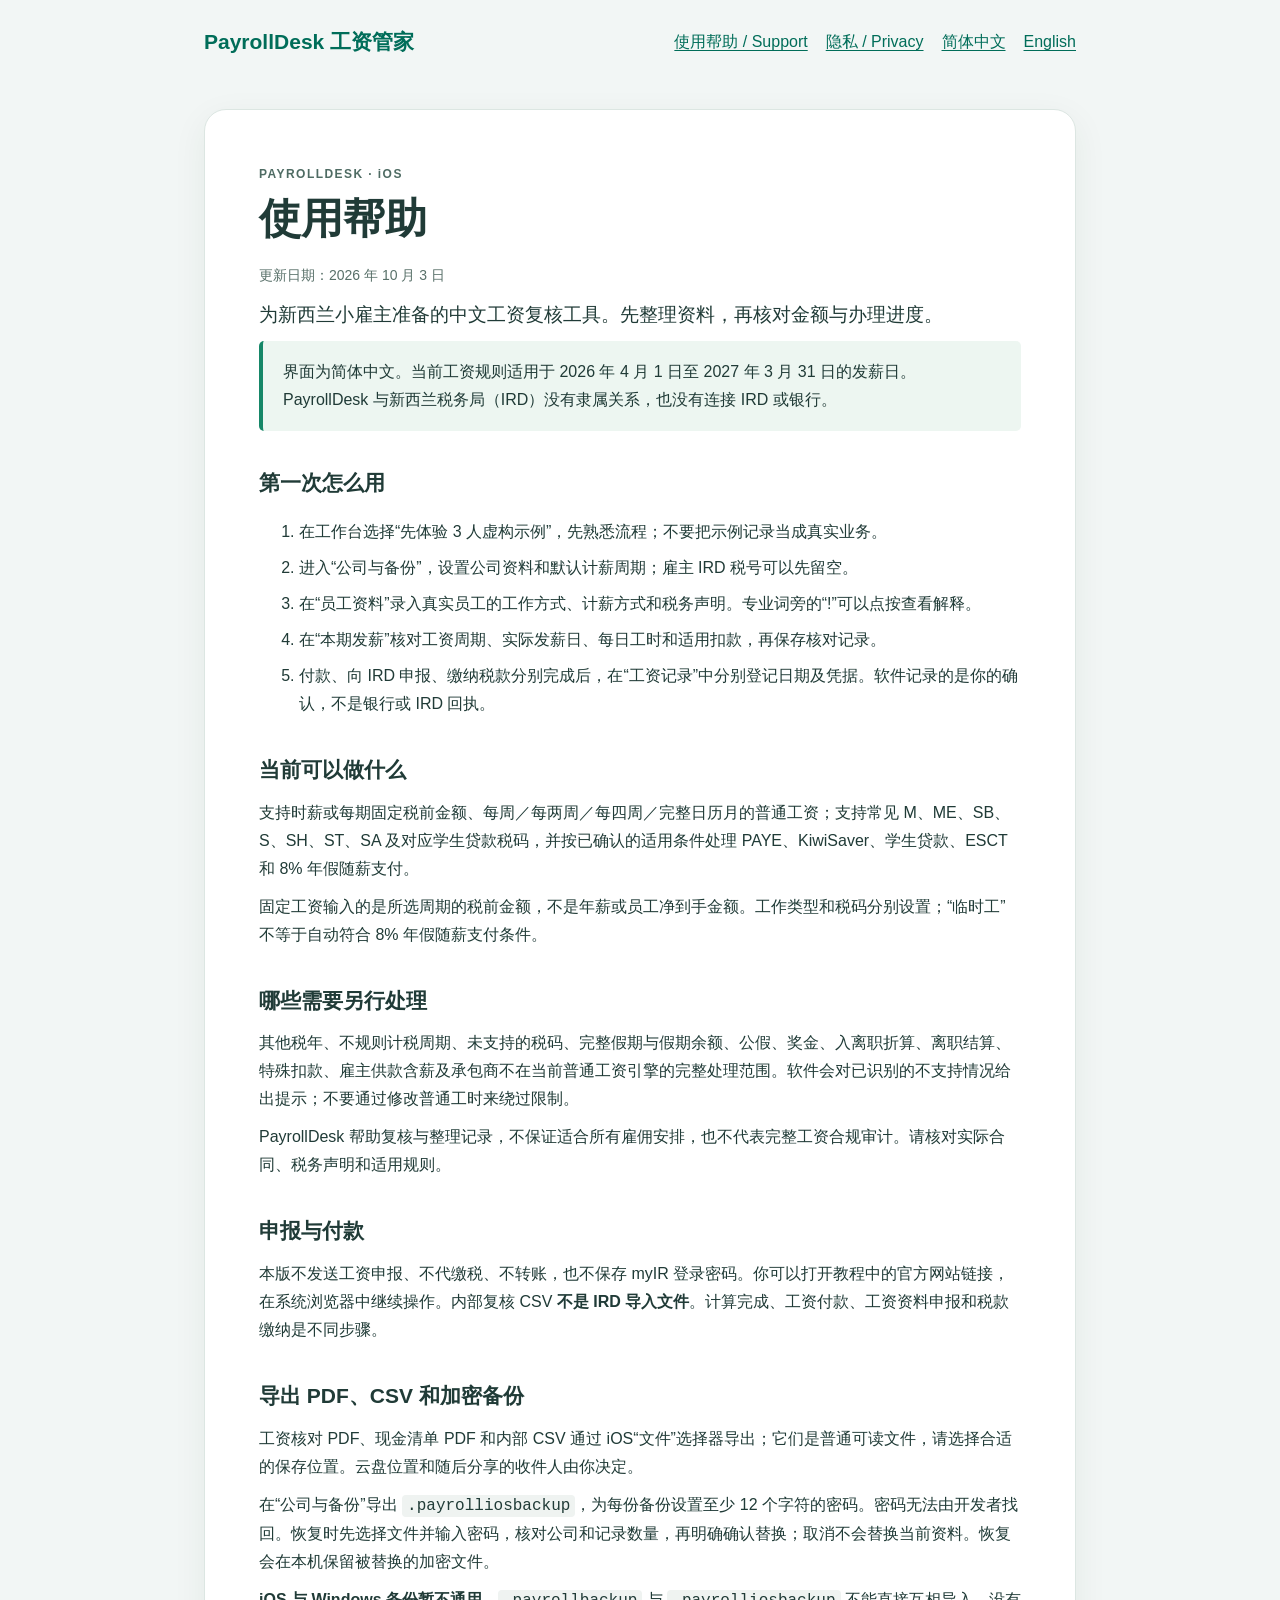
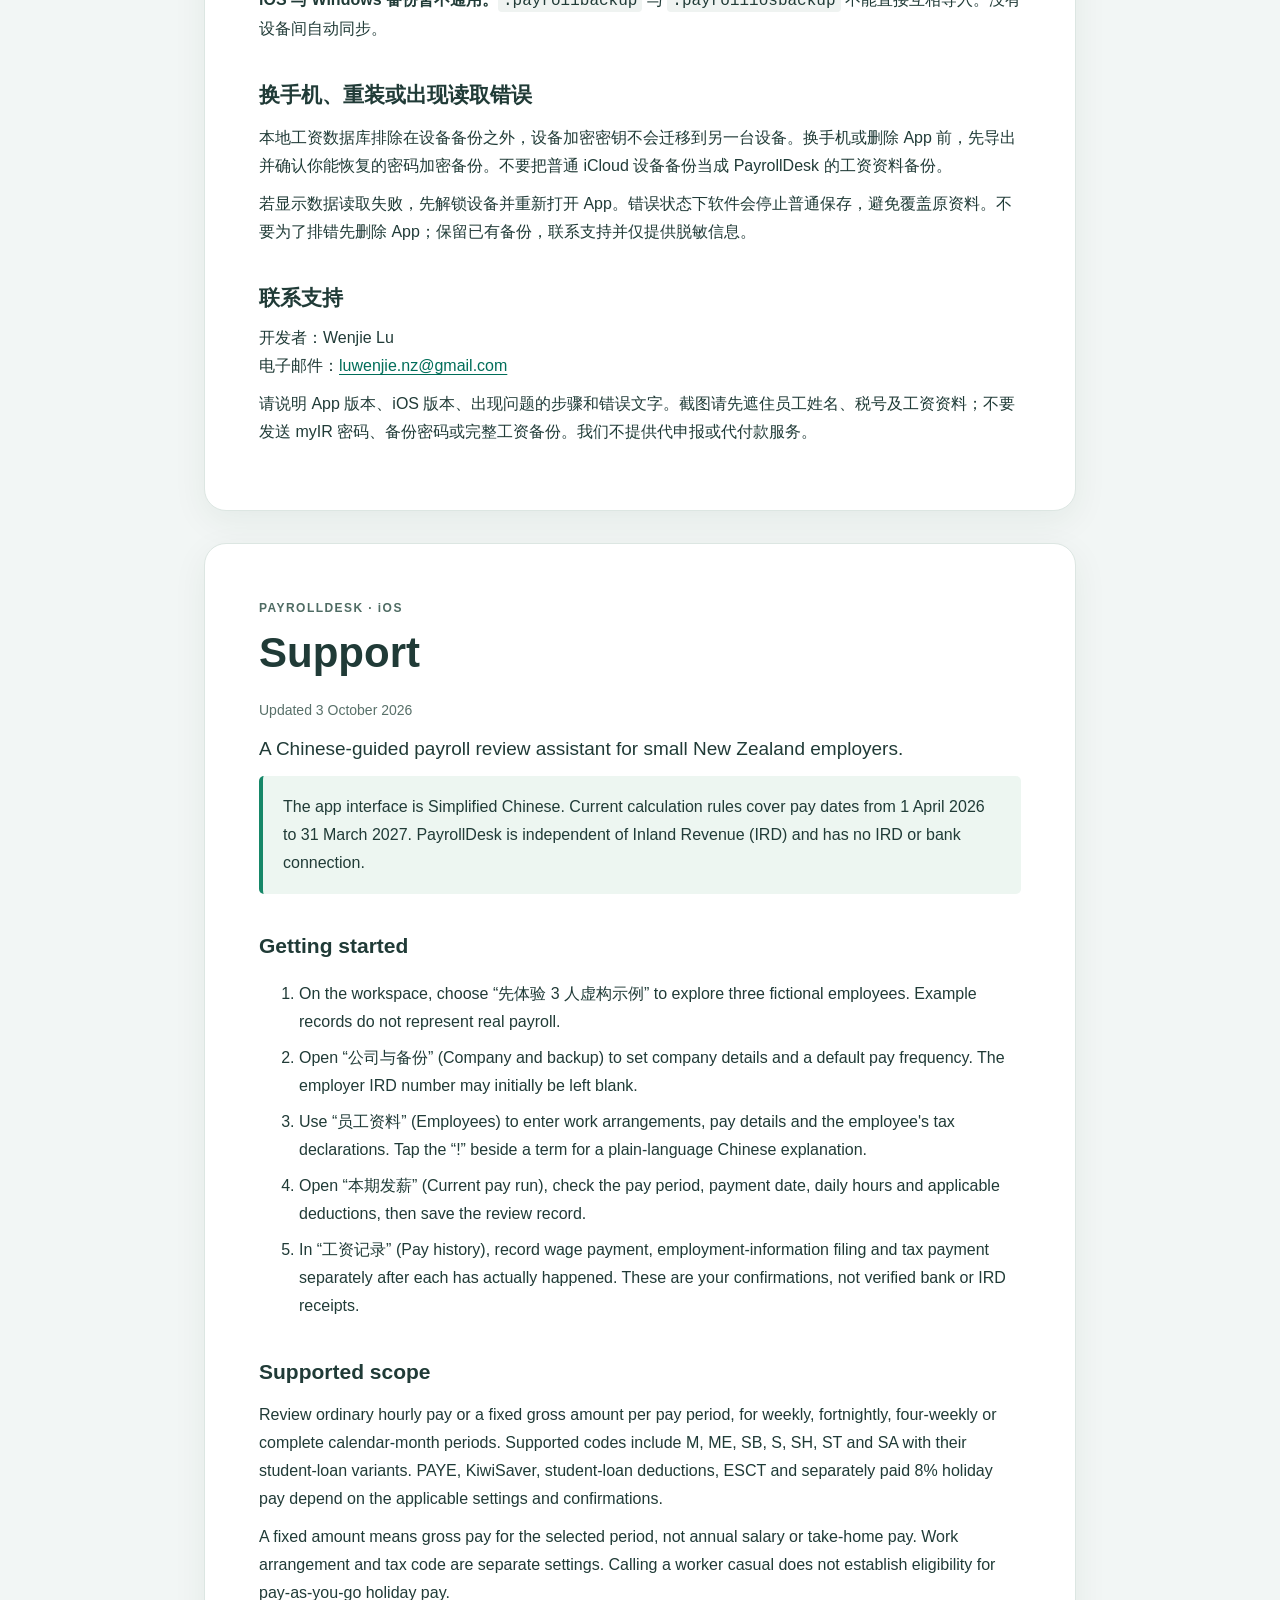
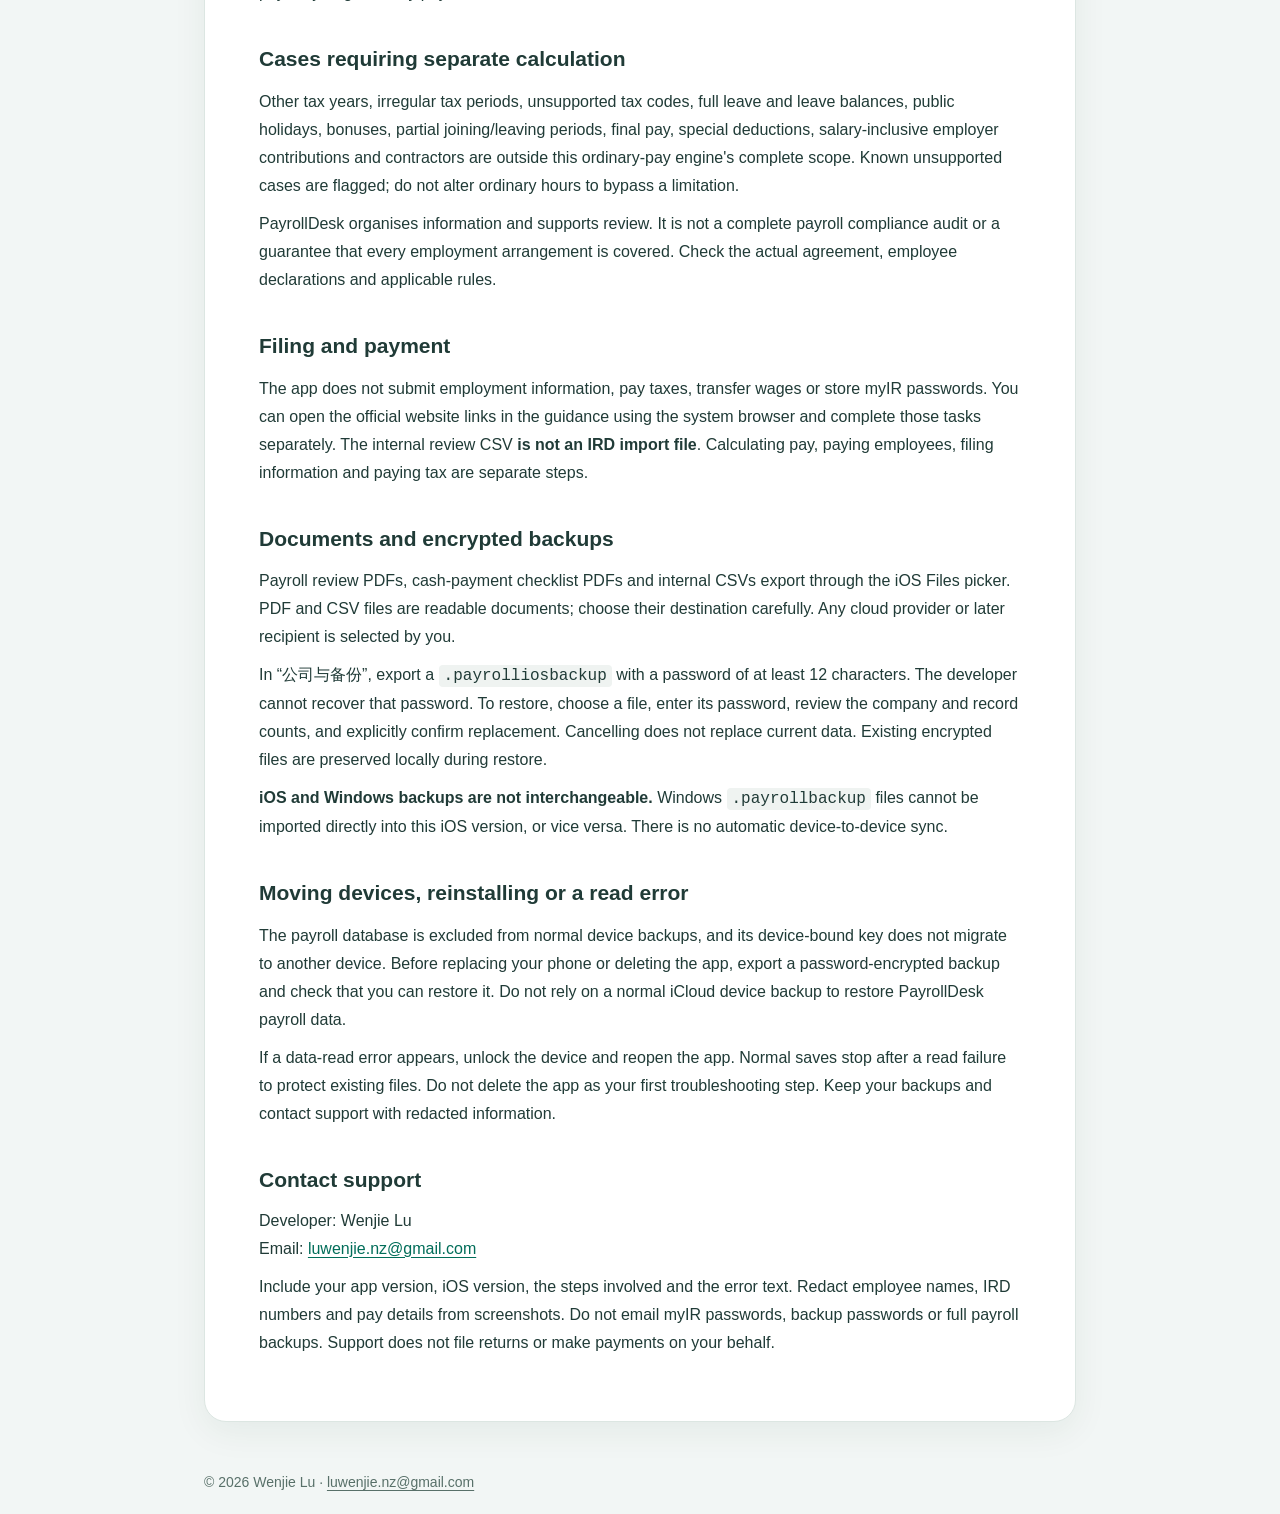
<file: index.html>
<!doctype html><html lang="zh-Hans"><head><meta charset="utf-8"><meta name="viewport" content="width=device-width, initial-scale=1"><meta name="referrer" content="no-referrer"><meta http-equiv="Content-Security-Policy" content="default-src 'none'; style-src 'self'; img-src 'self'; base-uri 'none'; form-action 'none'"><title>使用帮助 / Support · PayrollDesk</title><link rel="stylesheet" href="styles.css"></head><body><header><a class="brand" href="index.html">PayrollDesk 工资管家</a><nav aria-label="Navigation"><a href="index.html">使用帮助 / Support</a><a href="privacy.html">隐私 / Privacy</a><a href="#zh" lang="zh-Hans">简体中文</a><a href="#en" lang="en">English</a></nav></header><main><article id="zh" lang="zh-Hans"><div class="eyebrow">PAYROLLDESK · iOS</div><h1>使用帮助</h1><p class="muted">更新日期：2026 年 10 月 3 日</p><p class="lead">为新西兰小雇主准备的中文工资复核工具。先整理资料，再核对金额与办理进度。</p>
<div class="notice">界面为简体中文。当前工资规则适用于 2026 年 4 月 1 日至 2027 年 3 月 31 日的发薪日。PayrollDesk 与新西兰税务局（IRD）没有隶属关系，也没有连接 IRD 或银行。</div>
<h2>第一次怎么用</h2><ol><li>在工作台选择“先体验 3 人虚构示例”，先熟悉流程；不要把示例记录当成真实业务。</li><li>进入“公司与备份”，设置公司资料和默认计薪周期；雇主 IRD 税号可以先留空。</li><li>在“员工资料”录入真实员工的工作方式、计薪方式和税务声明。专业词旁的“!”可以点按查看解释。</li><li>在“本期发薪”核对工资周期、实际发薪日、每日工时和适用扣款，再保存核对记录。</li><li>付款、向 IRD 申报、缴纳税款分别完成后，在“工资记录”中分别登记日期及凭据。软件记录的是你的确认，不是银行或 IRD 回执。</li></ol>
<h2>当前可以做什么</h2><p>支持时薪或每期固定税前金额、每周／每两周／每四周／完整日历月的普通工资；支持常见 M、ME、SB、S、SH、ST、SA 及对应学生贷款税码，并按已确认的适用条件处理 PAYE、KiwiSaver、学生贷款、ESCT 和 8% 年假随薪支付。</p><p>固定工资输入的是所选周期的税前金额，不是年薪或员工净到手金额。工作类型和税码分别设置；“临时工”不等于自动符合 8% 年假随薪支付条件。</p>
<h2>哪些需要另行处理</h2><p>其他税年、不规则计税周期、未支持的税码、完整假期与假期余额、公假、奖金、入离职折算、离职结算、特殊扣款、雇主供款含薪及承包商不在当前普通工资引擎的完整处理范围。软件会对已识别的不支持情况给出提示；不要通过修改普通工时来绕过限制。</p><p>PayrollDesk 帮助复核与整理记录，不保证适合所有雇佣安排，也不代表完整工资合规审计。请核对实际合同、税务声明和适用规则。</p>
<h2>申报与付款</h2><p>本版不发送工资申报、不代缴税、不转账，也不保存 myIR 登录密码。你可以打开教程中的官方网站链接，在系统浏览器中继续操作。内部复核 CSV <strong>不是 IRD 导入文件</strong>。计算完成、工资付款、工资资料申报和税款缴纳是不同步骤。</p>
<h2>导出 PDF、CSV 和加密备份</h2><p>工资核对 PDF、现金清单 PDF 和内部 CSV 通过 iOS“文件”选择器导出；它们是普通可读文件，请选择合适的保存位置。云盘位置和随后分享的收件人由你决定。</p><p>在“公司与备份”导出 <code>.payrolliosbackup</code>，为每份备份设置至少 12 个字符的密码。密码无法由开发者找回。恢复时先选择文件并输入密码，核对公司和记录数量，再明确确认替换；取消不会替换当前资料。恢复会在本机保留被替换的加密文件。</p><p><strong>iOS 与 Windows 备份暂不通用。</strong><code>.payrollbackup</code> 与 <code>.payrolliosbackup</code> 不能直接互相导入。没有设备间自动同步。</p>
<h2>换手机、重装或出现读取错误</h2><p>本地工资数据库排除在设备备份之外，设备加密密钥不会迁移到另一台设备。换手机或删除 App 前，先导出并确认你能恢复的密码加密备份。不要把普通 iCloud 设备备份当成 PayrollDesk 的工资资料备份。</p><p>若显示数据读取失败，先解锁设备并重新打开 App。错误状态下软件会停止普通保存，避免覆盖原资料。不要为了排错先删除 App；保留已有备份，联系支持并仅提供脱敏信息。</p>
<h2>联系支持</h2><address>开发者：Wenjie Lu<br>电子邮件：<a href="mailto:luwenjie.nz@gmail.com">luwenjie.nz@gmail.com</a></address><p>请说明 App 版本、iOS 版本、出现问题的步骤和错误文字。截图请先遮住员工姓名、税号及工资资料；不要发送 myIR 密码、备份密码或完整工资备份。我们不提供代申报或代付款服务。</p></article><article id="en" lang="en"><div class="eyebrow">PAYROLLDESK · iOS</div><h1>Support</h1><p class="muted">Updated 3 October 2026</p><p class="lead">A Chinese-guided payroll review assistant for small New Zealand employers.</p>
<div class="notice">The app interface is Simplified Chinese. Current calculation rules cover pay dates from 1 April 2026 to 31 March 2027. PayrollDesk is independent of Inland Revenue (IRD) and has no IRD or bank connection.</div>
<h2>Getting started</h2><ol><li>On the workspace, choose “先体验 3 人虚构示例” to explore three fictional employees. Example records do not represent real payroll.</li><li>Open “公司与备份” (Company and backup) to set company details and a default pay frequency. The employer IRD number may initially be left blank.</li><li>Use “员工资料” (Employees) to enter work arrangements, pay details and the employee's tax declarations. Tap the “!” beside a term for a plain-language Chinese explanation.</li><li>Open “本期发薪” (Current pay run), check the pay period, payment date, daily hours and applicable deductions, then save the review record.</li><li>In “工资记录” (Pay history), record wage payment, employment-information filing and tax payment separately after each has actually happened. These are your confirmations, not verified bank or IRD receipts.</li></ol>
<h2>Supported scope</h2><p>Review ordinary hourly pay or a fixed gross amount per pay period, for weekly, fortnightly, four-weekly or complete calendar-month periods. Supported codes include M, ME, SB, S, SH, ST and SA with their student-loan variants. PAYE, KiwiSaver, student-loan deductions, ESCT and separately paid 8% holiday pay depend on the applicable settings and confirmations.</p><p>A fixed amount means gross pay for the selected period, not annual salary or take-home pay. Work arrangement and tax code are separate settings. Calling a worker casual does not establish eligibility for pay-as-you-go holiday pay.</p>
<h2>Cases requiring separate calculation</h2><p>Other tax years, irregular tax periods, unsupported tax codes, full leave and leave balances, public holidays, bonuses, partial joining/leaving periods, final pay, special deductions, salary-inclusive employer contributions and contractors are outside this ordinary-pay engine's complete scope. Known unsupported cases are flagged; do not alter ordinary hours to bypass a limitation.</p><p>PayrollDesk organises information and supports review. It is not a complete payroll compliance audit or a guarantee that every employment arrangement is covered. Check the actual agreement, employee declarations and applicable rules.</p>
<h2>Filing and payment</h2><p>The app does not submit employment information, pay taxes, transfer wages or store myIR passwords. You can open the official website links in the guidance using the system browser and complete those tasks separately. The internal review CSV <strong>is not an IRD import file</strong>. Calculating pay, paying employees, filing information and paying tax are separate steps.</p>
<h2>Documents and encrypted backups</h2><p>Payroll review PDFs, cash-payment checklist PDFs and internal CSVs export through the iOS Files picker. PDF and CSV files are readable documents; choose their destination carefully. Any cloud provider or later recipient is selected by you.</p><p>In “公司与备份”, export a <code>.payrolliosbackup</code> with a password of at least 12 characters. The developer cannot recover that password. To restore, choose a file, enter its password, review the company and record counts, and explicitly confirm replacement. Cancelling does not replace current data. Existing encrypted files are preserved locally during restore.</p><p><strong>iOS and Windows backups are not interchangeable.</strong> Windows <code>.payrollbackup</code> files cannot be imported directly into this iOS version, or vice versa. There is no automatic device-to-device sync.</p>
<h2>Moving devices, reinstalling or a read error</h2><p>The payroll database is excluded from normal device backups, and its device-bound key does not migrate to another device. Before replacing your phone or deleting the app, export a password-encrypted backup and check that you can restore it. Do not rely on a normal iCloud device backup to restore PayrollDesk payroll data.</p><p>If a data-read error appears, unlock the device and reopen the app. Normal saves stop after a read failure to protect existing files. Do not delete the app as your first troubleshooting step. Keep your backups and contact support with redacted information.</p>
<h2>Contact support</h2><address>Developer: Wenjie Lu<br>Email: <a href="mailto:luwenjie.nz@gmail.com">luwenjie.nz@gmail.com</a></address><p>Include your app version, iOS version, the steps involved and the error text. Redact employee names, IRD numbers and pay details from screenshots. Do not email myIR passwords, backup passwords or full payroll backups. Support does not file returns or make payments on your behalf.</p></article></main><footer>© 2026 Wenjie Lu · <a href="mailto:luwenjie.nz@gmail.com">luwenjie.nz@gmail.com</a></footer></body></html>
</file>
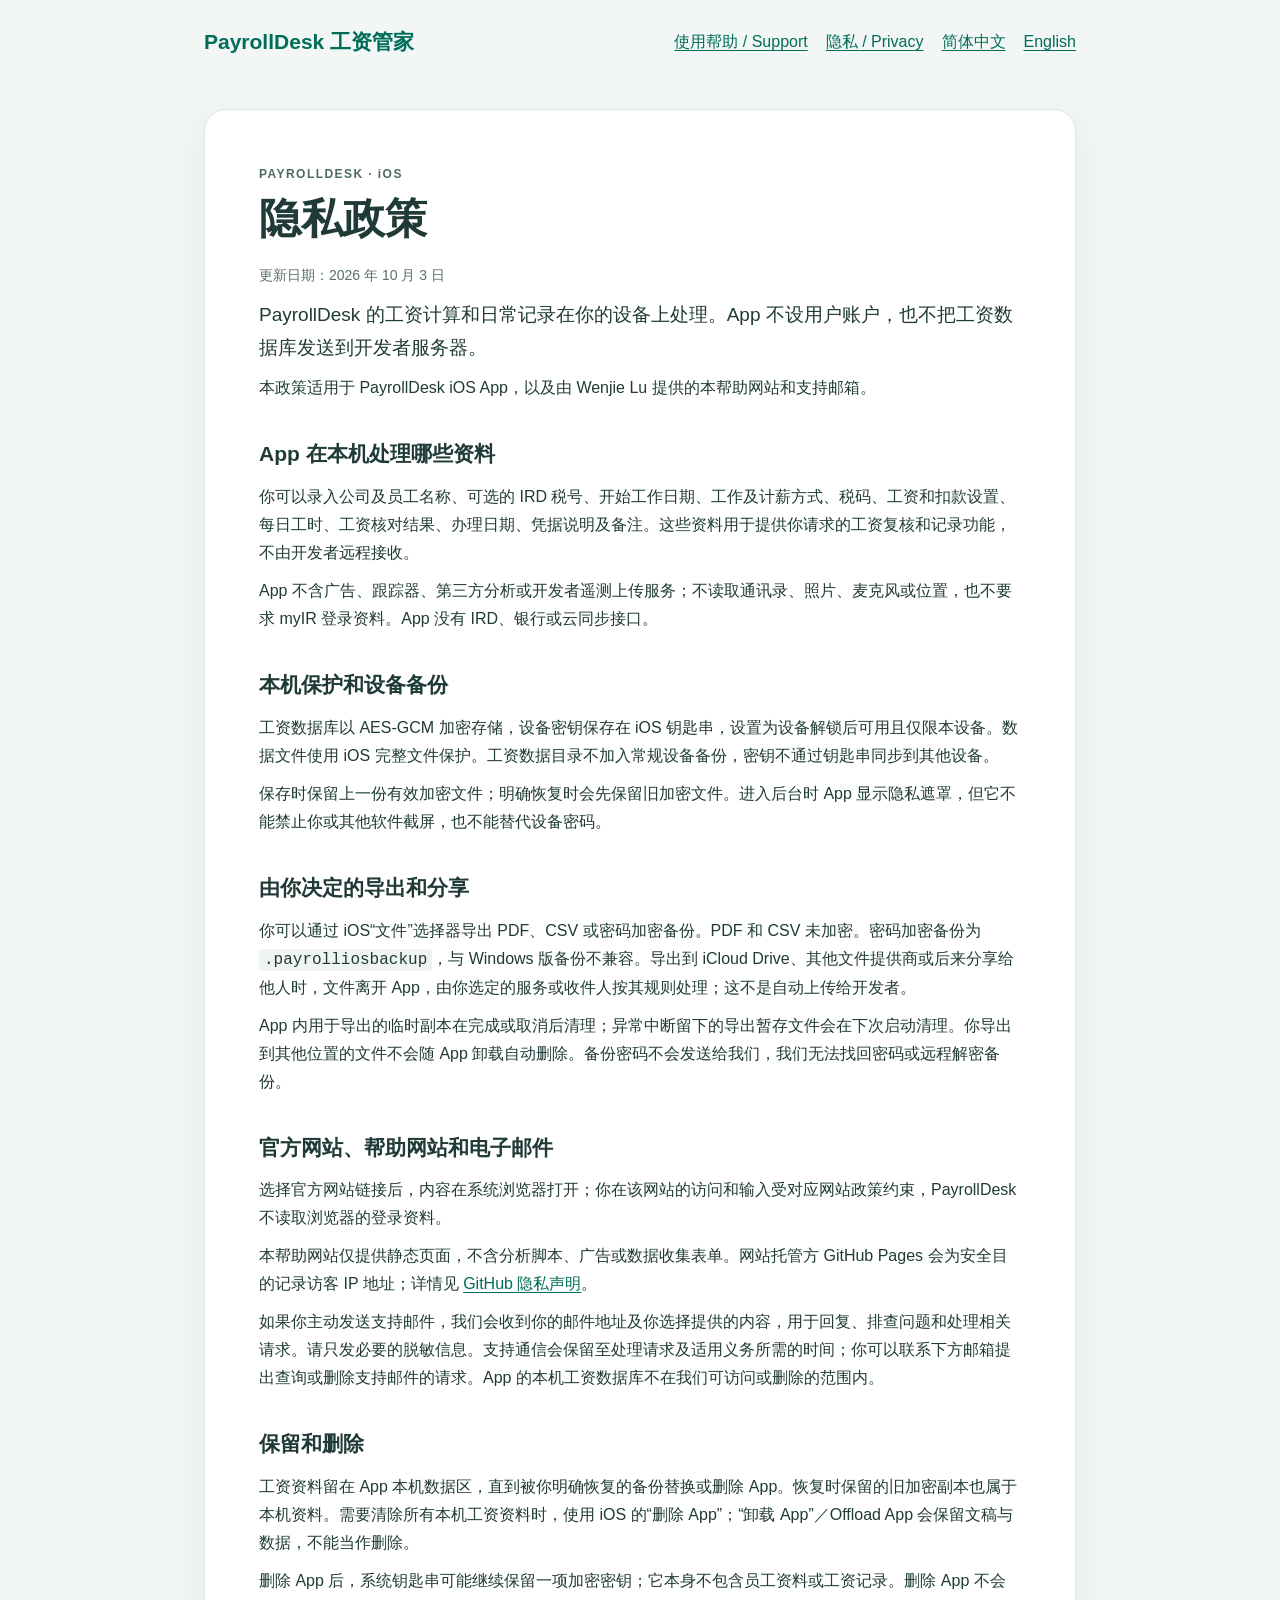
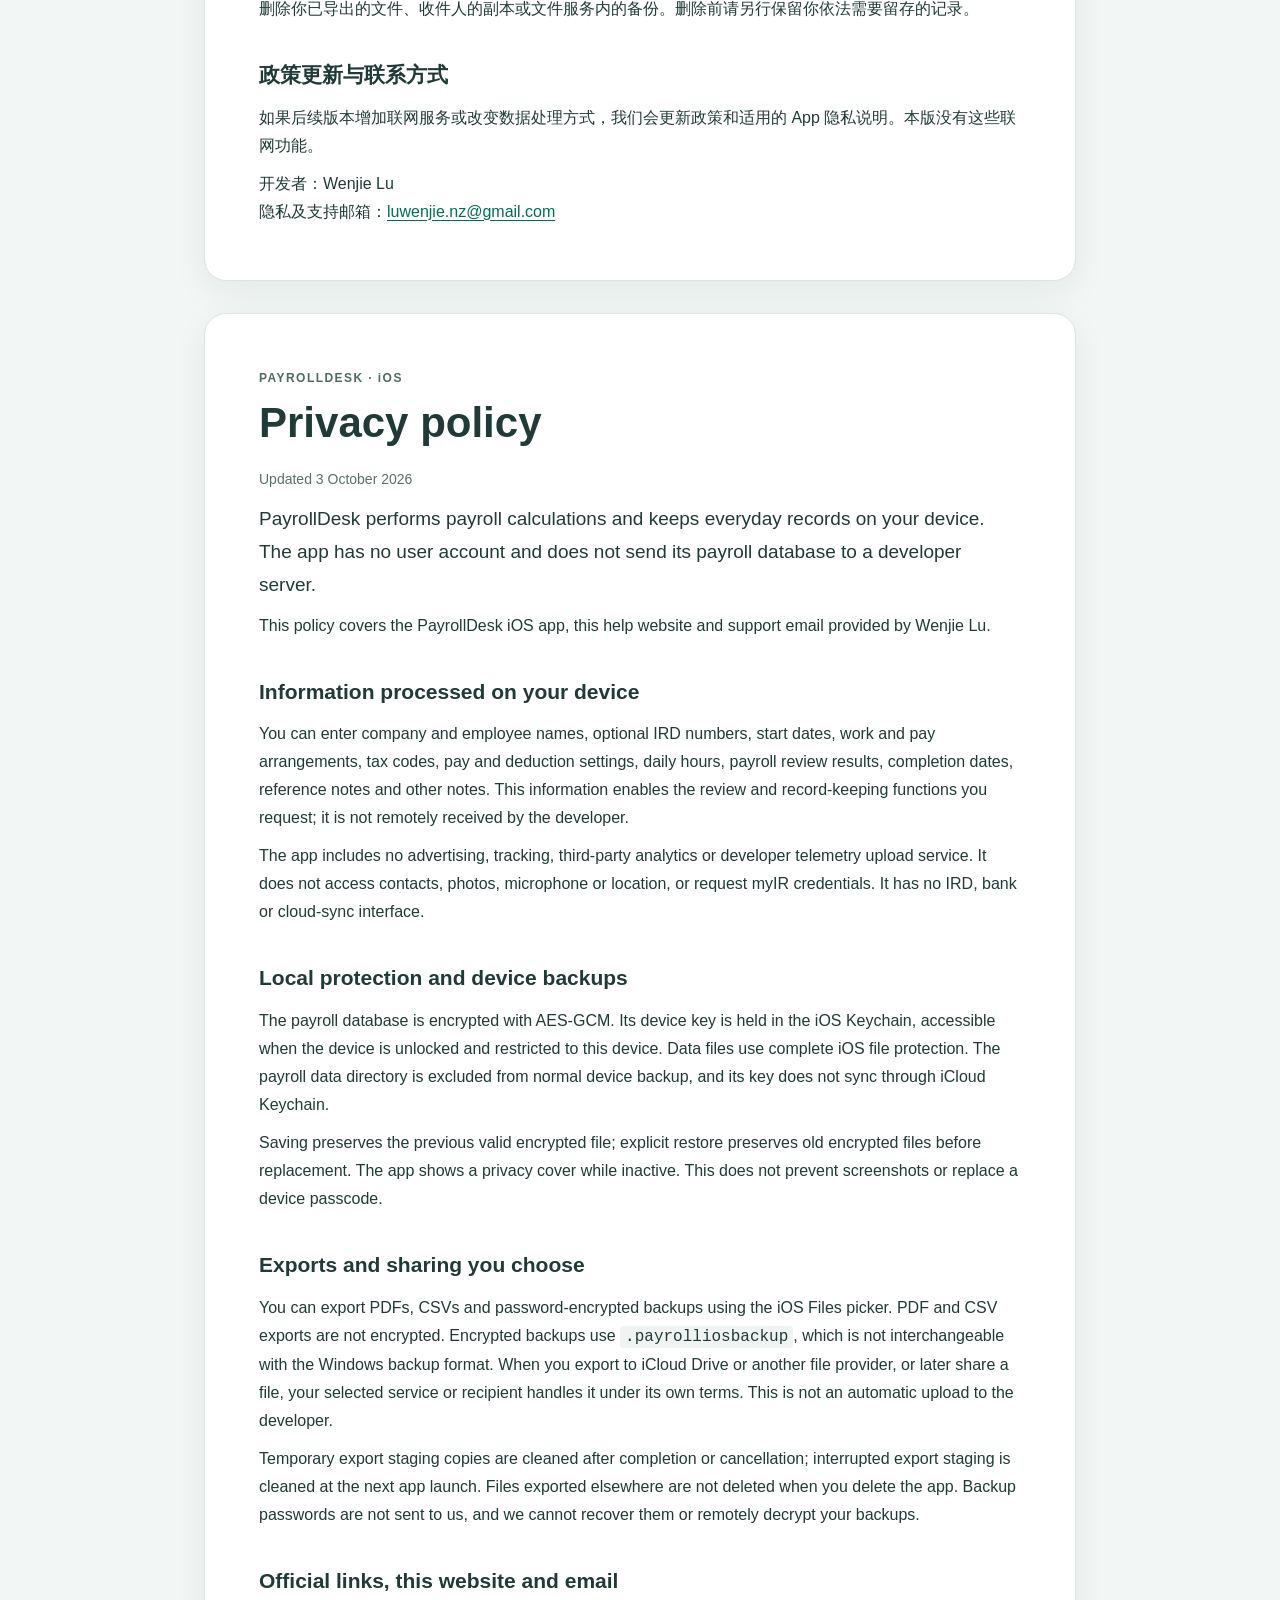
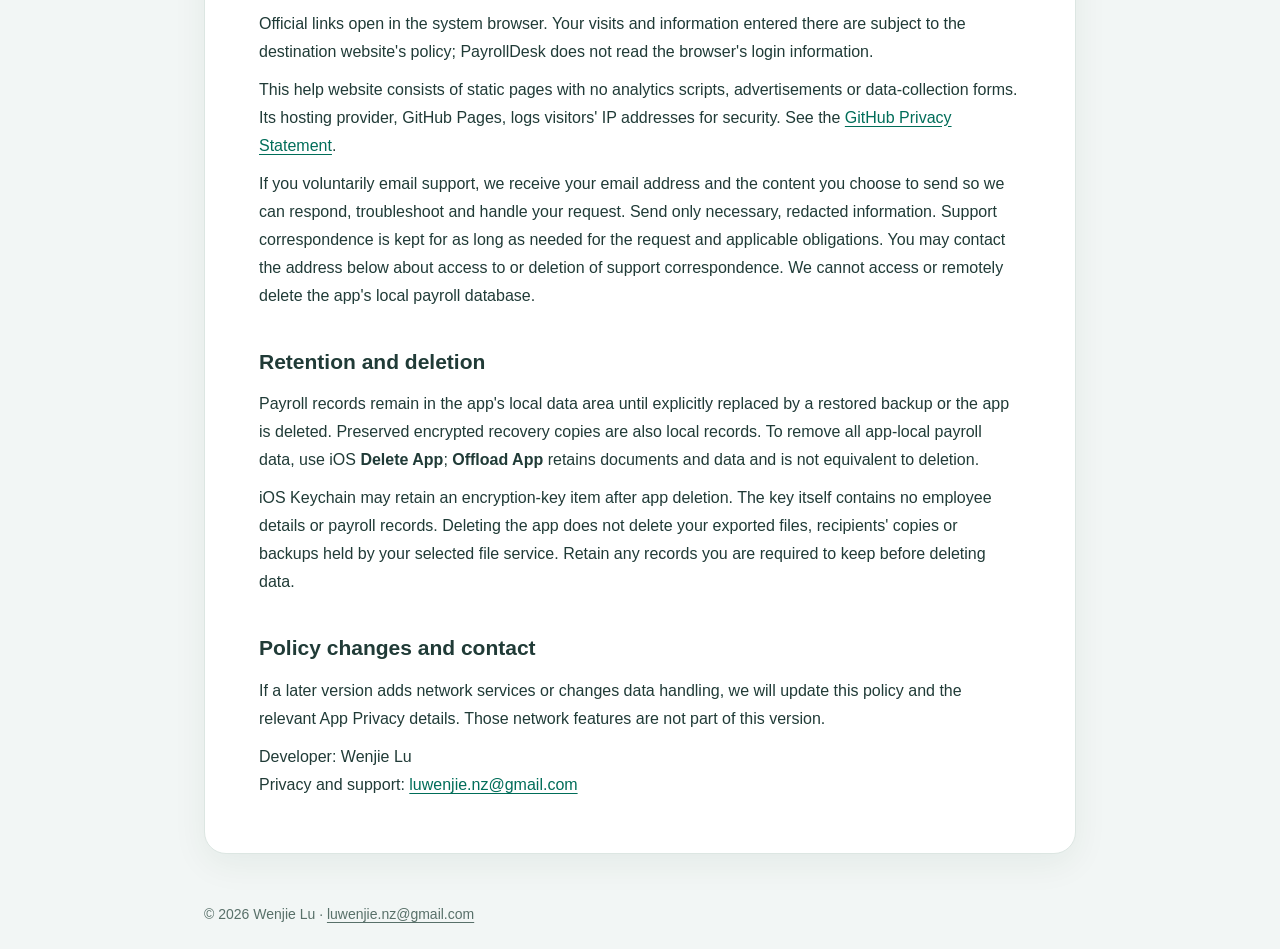
<file: privacy.html>
<!doctype html><html lang="zh-Hans"><head><meta charset="utf-8"><meta name="viewport" content="width=device-width, initial-scale=1"><meta name="referrer" content="no-referrer"><meta http-equiv="Content-Security-Policy" content="default-src 'none'; style-src 'self'; img-src 'self'; base-uri 'none'; form-action 'none'"><title>隐私政策 / Privacy policy · PayrollDesk</title><link rel="stylesheet" href="styles.css"></head><body><header><a class="brand" href="index.html">PayrollDesk 工资管家</a><nav aria-label="Navigation"><a href="index.html">使用帮助 / Support</a><a href="privacy.html">隐私 / Privacy</a><a href="#zh" lang="zh-Hans">简体中文</a><a href="#en" lang="en">English</a></nav></header><main><article id="zh" lang="zh-Hans"><div class="eyebrow">PAYROLLDESK · iOS</div><h1>隐私政策</h1><p class="muted">更新日期：2026 年 10 月 3 日</p><p class="lead">PayrollDesk 的工资计算和日常记录在你的设备上处理。App 不设用户账户，也不把工资数据库发送到开发者服务器。</p>
<p>本政策适用于 PayrollDesk iOS App，以及由 Wenjie Lu 提供的本帮助网站和支持邮箱。</p>
<h2>App 在本机处理哪些资料</h2><p>你可以录入公司及员工名称、可选的 IRD 税号、开始工作日期、工作及计薪方式、税码、工资和扣款设置、每日工时、工资核对结果、办理日期、凭据说明及备注。这些资料用于提供你请求的工资复核和记录功能，不由开发者远程接收。</p><p>App 不含广告、跟踪器、第三方分析或开发者遥测上传服务；不读取通讯录、照片、麦克风或位置，也不要求 myIR 登录资料。App 没有 IRD、银行或云同步接口。</p>
<h2>本机保护和设备备份</h2><p>工资数据库以 AES-GCM 加密存储，设备密钥保存在 iOS 钥匙串，设置为设备解锁后可用且仅限本设备。数据文件使用 iOS 完整文件保护。工资数据目录不加入常规设备备份，密钥不通过钥匙串同步到其他设备。</p><p>保存时保留上一份有效加密文件；明确恢复时会先保留旧加密文件。进入后台时 App 显示隐私遮罩，但它不能禁止你或其他软件截屏，也不能替代设备密码。</p>
<h2>由你决定的导出和分享</h2><p>你可以通过 iOS“文件”选择器导出 PDF、CSV 或密码加密备份。PDF 和 CSV 未加密。密码加密备份为 <code>.payrolliosbackup</code>，与 Windows 版备份不兼容。导出到 iCloud Drive、其他文件提供商或后来分享给他人时，文件离开 App，由你选定的服务或收件人按其规则处理；这不是自动上传给开发者。</p><p>App 内用于导出的临时副本在完成或取消后清理；异常中断留下的导出暂存文件会在下次启动清理。你导出到其他位置的文件不会随 App 卸载自动删除。备份密码不会发送给我们，我们无法找回密码或远程解密备份。</p>
<h2>官方网站、帮助网站和电子邮件</h2><p>选择官方网站链接后，内容在系统浏览器打开；你在该网站的访问和输入受对应网站政策约束，PayrollDesk 不读取浏览器的登录资料。</p><p>本帮助网站仅提供静态页面，不含分析脚本、广告或数据收集表单。网站托管方 GitHub Pages 会为安全目的记录访客 IP 地址；详情见 <a href="https://docs.github.com/en/site-policy/privacy-policies/github-general-privacy-statement" rel="noreferrer">GitHub 隐私声明</a>。</p><p>如果你主动发送支持邮件，我们会收到你的邮件地址及你选择提供的内容，用于回复、排查问题和处理相关请求。请只发必要的脱敏信息。支持通信会保留至处理请求及适用义务所需的时间；你可以联系下方邮箱提出查询或删除支持邮件的请求。App 的本机工资数据库不在我们可访问或删除的范围内。</p>
<h2>保留和删除</h2><p>工资资料留在 App 本机数据区，直到被你明确恢复的备份替换或删除 App。恢复时保留的旧加密副本也属于本机资料。需要清除所有本机工资资料时，使用 iOS 的“删除 App”；“卸载 App”／Offload App 会保留文稿与数据，不能当作删除。</p><p>删除 App 后，系统钥匙串可能继续保留一项加密密钥；它本身不包含员工资料或工资记录。删除 App 不会删除你已导出的文件、收件人的副本或文件服务内的备份。删除前请另行保留你依法需要留存的记录。</p>
<h2>政策更新与联系方式</h2><p>如果后续版本增加联网服务或改变数据处理方式，我们会更新政策和适用的 App 隐私说明。本版没有这些联网功能。</p><address>开发者：Wenjie Lu<br>隐私及支持邮箱：<a href="mailto:luwenjie.nz@gmail.com">luwenjie.nz@gmail.com</a></address></article><article id="en" lang="en"><div class="eyebrow">PAYROLLDESK · iOS</div><h1>Privacy policy</h1><p class="muted">Updated 3 October 2026</p><p class="lead">PayrollDesk performs payroll calculations and keeps everyday records on your device. The app has no user account and does not send its payroll database to a developer server.</p>
<p>This policy covers the PayrollDesk iOS app, this help website and support email provided by Wenjie Lu.</p>
<h2>Information processed on your device</h2><p>You can enter company and employee names, optional IRD numbers, start dates, work and pay arrangements, tax codes, pay and deduction settings, daily hours, payroll review results, completion dates, reference notes and other notes. This information enables the review and record-keeping functions you request; it is not remotely received by the developer.</p><p>The app includes no advertising, tracking, third-party analytics or developer telemetry upload service. It does not access contacts, photos, microphone or location, or request myIR credentials. It has no IRD, bank or cloud-sync interface.</p>
<h2>Local protection and device backups</h2><p>The payroll database is encrypted with AES-GCM. Its device key is held in the iOS Keychain, accessible when the device is unlocked and restricted to this device. Data files use complete iOS file protection. The payroll data directory is excluded from normal device backup, and its key does not sync through iCloud Keychain.</p><p>Saving preserves the previous valid encrypted file; explicit restore preserves old encrypted files before replacement. The app shows a privacy cover while inactive. This does not prevent screenshots or replace a device passcode.</p>
<h2>Exports and sharing you choose</h2><p>You can export PDFs, CSVs and password-encrypted backups using the iOS Files picker. PDF and CSV exports are not encrypted. Encrypted backups use <code>.payrolliosbackup</code>, which is not interchangeable with the Windows backup format. When you export to iCloud Drive or another file provider, or later share a file, your selected service or recipient handles it under its own terms. This is not an automatic upload to the developer.</p><p>Temporary export staging copies are cleaned after completion or cancellation; interrupted export staging is cleaned at the next app launch. Files exported elsewhere are not deleted when you delete the app. Backup passwords are not sent to us, and we cannot recover them or remotely decrypt your backups.</p>
<h2>Official links, this website and email</h2><p>Official links open in the system browser. Your visits and information entered there are subject to the destination website's policy; PayrollDesk does not read the browser's login information.</p><p>This help website consists of static pages with no analytics scripts, advertisements or data-collection forms. Its hosting provider, GitHub Pages, logs visitors' IP addresses for security. See the <a href="https://docs.github.com/en/site-policy/privacy-policies/github-general-privacy-statement" rel="noreferrer">GitHub Privacy Statement</a>.</p><p>If you voluntarily email support, we receive your email address and the content you choose to send so we can respond, troubleshoot and handle your request. Send only necessary, redacted information. Support correspondence is kept for as long as needed for the request and applicable obligations. You may contact the address below about access to or deletion of support correspondence. We cannot access or remotely delete the app's local payroll database.</p>
<h2>Retention and deletion</h2><p>Payroll records remain in the app's local data area until explicitly replaced by a restored backup or the app is deleted. Preserved encrypted recovery copies are also local records. To remove all app-local payroll data, use iOS <strong>Delete App</strong>; <strong>Offload App</strong> retains documents and data and is not equivalent to deletion.</p><p>iOS Keychain may retain an encryption-key item after app deletion. The key itself contains no employee details or payroll records. Deleting the app does not delete your exported files, recipients' copies or backups held by your selected file service. Retain any records you are required to keep before deleting data.</p>
<h2>Policy changes and contact</h2><p>If a later version adds network services or changes data handling, we will update this policy and the relevant App Privacy details. Those network features are not part of this version.</p><address>Developer: Wenjie Lu<br>Privacy and support: <a href="mailto:luwenjie.nz@gmail.com">luwenjie.nz@gmail.com</a></address></article></main><footer>© 2026 Wenjie Lu · <a href="mailto:luwenjie.nz@gmail.com">luwenjie.nz@gmail.com</a></footer></body></html>
</file>
<file: styles.css>
*{box-sizing:border-box}html{color-scheme:light}body{margin:0;background:#f2f6f5;color:#203b37;font:16px/1.75 -apple-system,BlinkMacSystemFont,"Segoe UI","PingFang SC","Microsoft YaHei",sans-serif}a{color:#006d59;text-underline-offset:3px}a:focus-visible{outline:3px solid #b96c24;outline-offset:4px}header,main,footer{max-width:920px;margin:auto;padding:24px}header{display:flex;align-items:center;justify-content:space-between;gap:18px;flex-wrap:wrap}.brand{font-weight:800;font-size:21px;text-decoration:none}nav{display:flex;gap:18px;flex-wrap:wrap}article{background:#fff;border:1px solid #dce6e2;border-radius:22px;padding:clamp(22px,5vw,54px);box-shadow:0 10px 35px #0b3f2710}h1{font-size:clamp(28px,5vw,42px);line-height:1.25;margin:8px 0 18px}h2{font-size:21px;margin:34px 0 8px}p{margin:10px 0}li{margin:8px 0}.eyebrow{font-size:12px;font-weight:800;letter-spacing:.12em;color:#4e6b63}.lead{font-size:19px}.notice{padding:17px 20px;background:#edf6f1;border-left:4px solid #168768;border-radius:5px}.muted,footer{color:#587069;font-size:14px}code{background:#eff3f1;border-radius:4px;padding:2px 5px;overflow-wrap:anywhere}footer a{color:inherit}.cards{display:grid;gap:18px;grid-template-columns:repeat(auto-fit,minmax(230px,1fr))}.card{padding:24px;border:1px solid #dce6e2;border-radius:16px;background:#f8fbfa}.card h2{margin-top:0}table{width:100%;border-collapse:collapse}th,td{padding:10px;border-bottom:1px solid #dce6e2;text-align:left;vertical-align:top}address{font-style:normal}article+article{margin-top:32px}article{scroll-margin-top:20px}
</file>
